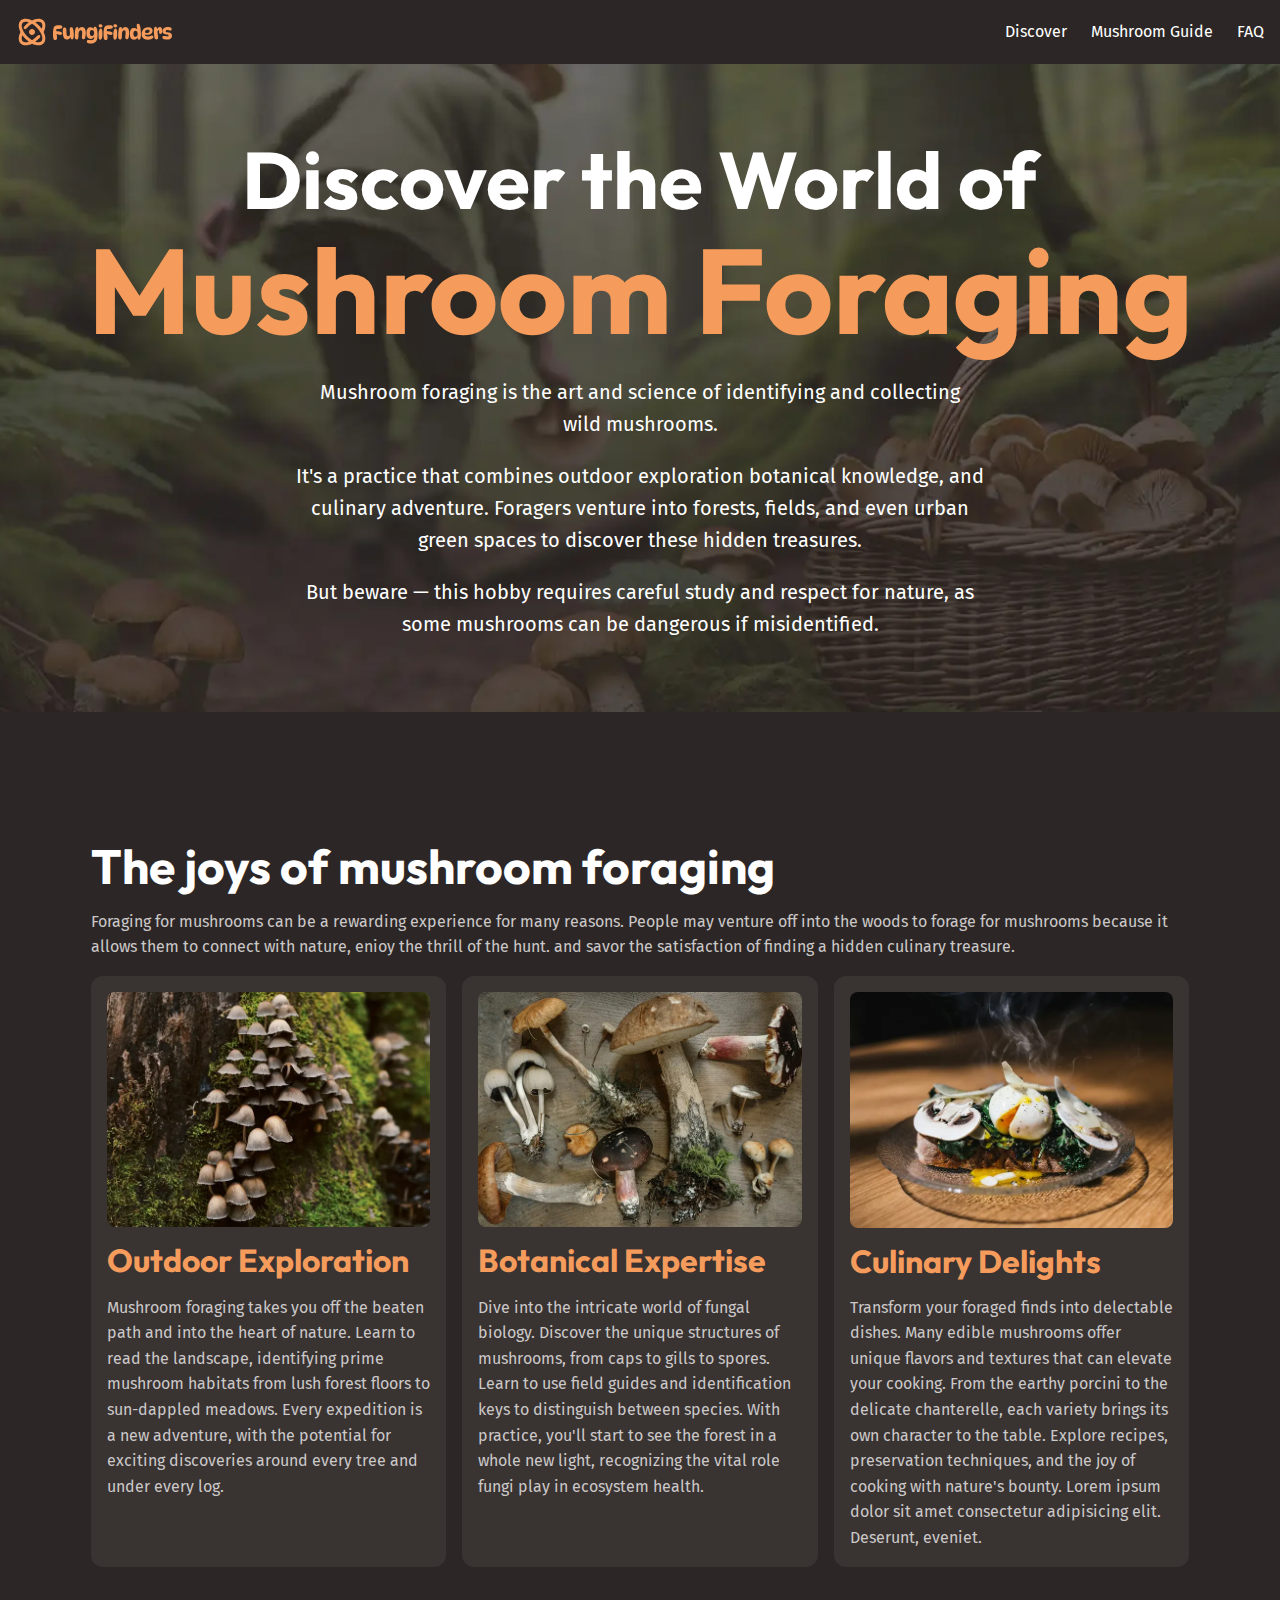
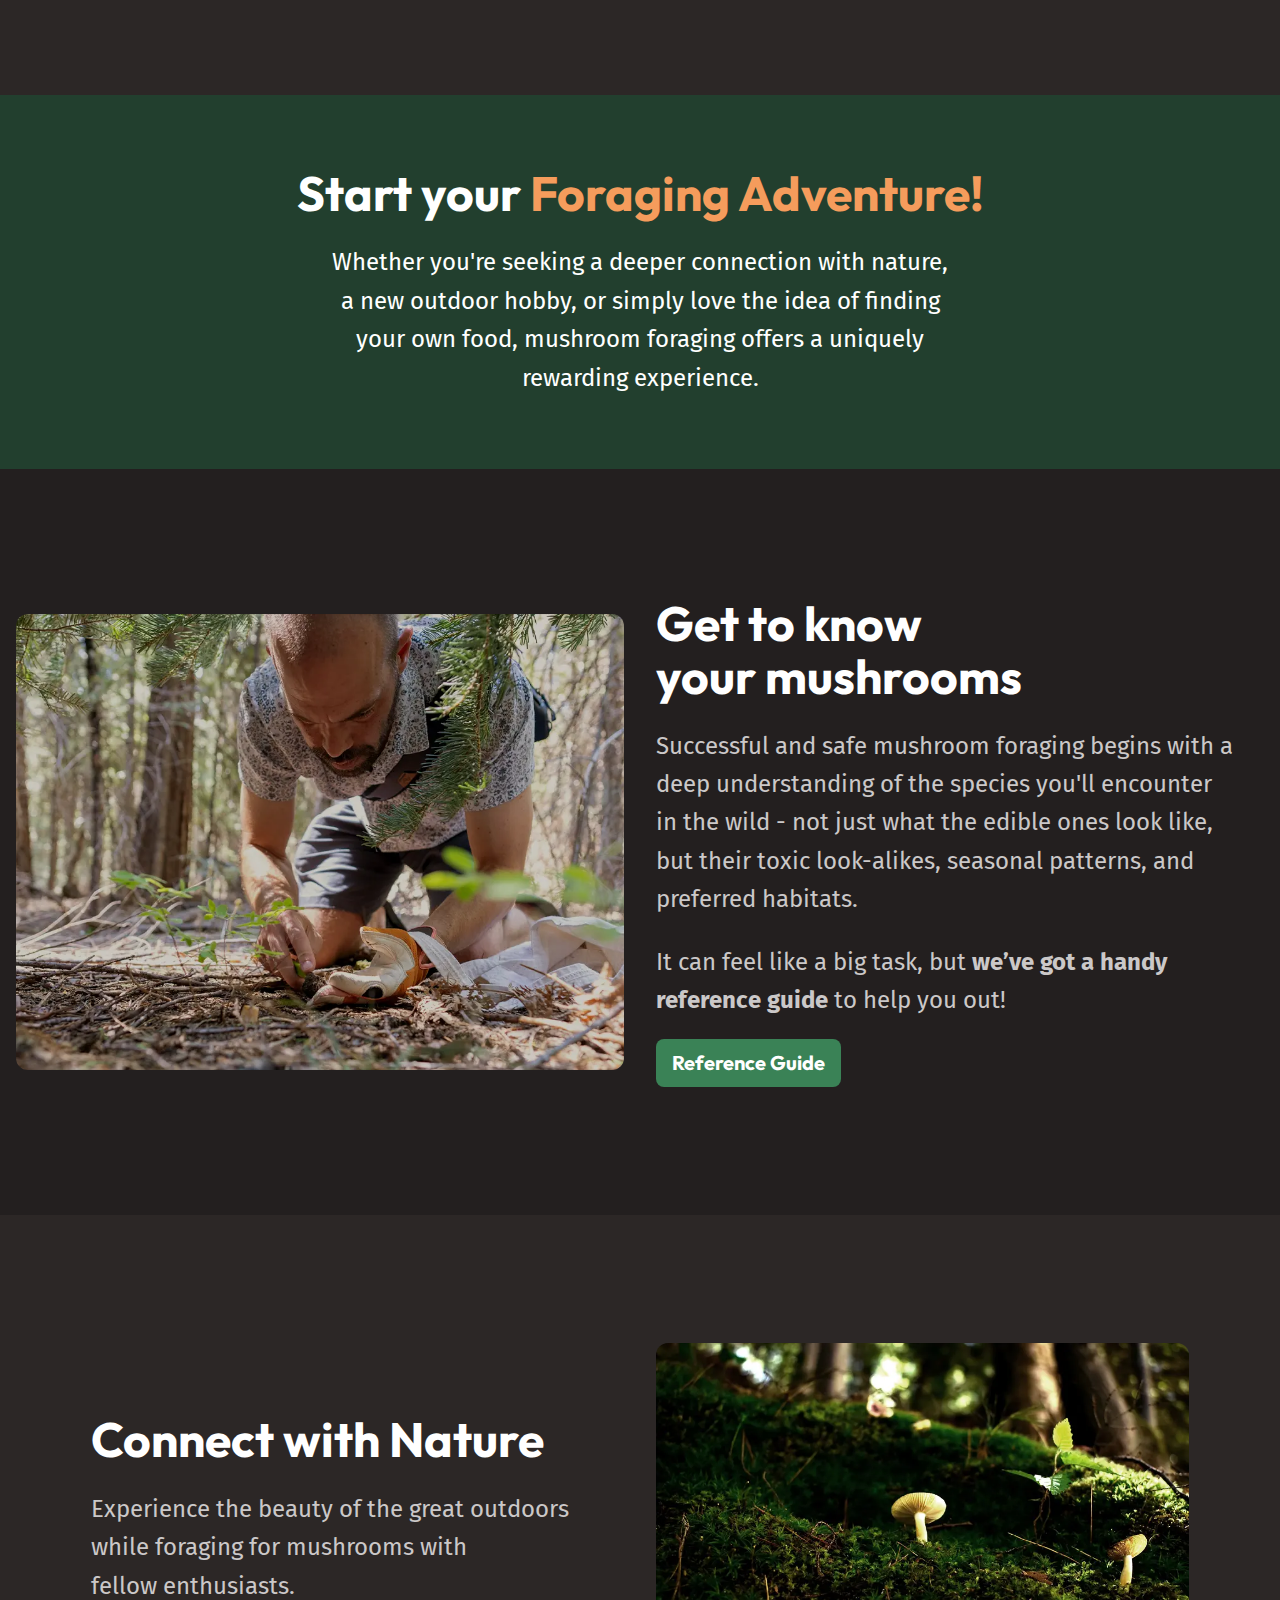
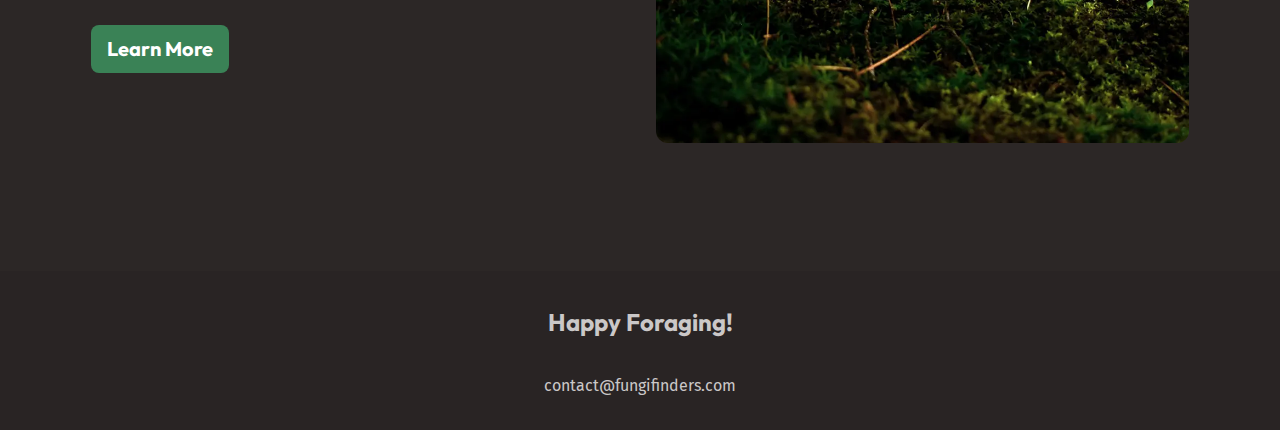
<file: index.html>
<!DOCTYPE html>
<html lang="en">
  <head>
    <meta charset="UTF-8" />
    <meta name="viewport" content="width=device-width, initial-scale=1.0" />
    <title>FEM From Scratch</title>

    <link rel="preconnect" href="https://fonts.googleapis.com" />
    <link rel="preconnect" href="https://fonts.gstatic.com" crossorigin />
    <link
      href="https://fonts.googleapis.com/css2?family=Fira+Sans:wght@400;700&family=Outfit:wght@100..900&display=swap"
      rel="stylesheet" />

    <link rel="stylesheet" href="/style.css" />
    <script src="/main.js" defer></script>
  </head>

  <body>
    <a href="#main" class="skip-to-main">Skip to main content</a>

    <header class="site-header">
      <div class="wrapper" data-width="wide">
        <div class="site-header__inner">
          <a href="/">
            <img class="logo" src="/assets/fungi-finders.svg" alt="" />
          </a>
          <button aria-controls="primary-nav" aria-expanded="false">
            <span class="visually-hidden">Menu</span>
            <img src="/assets/hamburger.svg" alt="" />
          </button>
          <nav id="primary-nav" class="primary-navigation">
            <ul role="list">
              <li><a href="/">Discover</a></li>
              <li><a href="/mushroom-guide.html">Mushroom Guide</a></li>
              <li><a href="/mushroom-guide.html#faq">FAQ</a></li>
            </ul>
          </nav>
        </div>
      </div>
    </header>

    <main id="main">
      <section class="section hero flow" data-padding="compact">
        <div class="wrapper" data-width="wide">
          <h1 class="hero__title">
            Discover the World of
            <span>Mushroom Foraging</span>
          </h1>
        </div>
        <div class="wrapper" data-width="narrow">
          <div class="flow">
            <p>
              Mushroom foraging is the art and science of identifying and
              collecting wild mushrooms.
            </p>
            <p>
              It's a practice that combines outdoor exploration botanical
              knowledge, and culinary adventure. Foragers venture into forests,
              fields, and even urban green spaces to discover these hidden
              treasures.
            </p>
            <p>
              But beware &mdash; this hobby requires careful study and respect
              for nature, as some mushrooms can be dangerous if misidentified.
            </p>
          </div>
        </div>
      </section>

      <section class="section">
        <div class="wrapper">
          <div class="flow">
            <h2 class="section-title">The joys of mushroom foraging</h2>
            <p>
              Foraging for mushrooms can be a rewarding experience for many
              reasons. People may venture off into the woods to forage for
              mushrooms because it allows them to connect with nature, enioy the
              thrill of the hunt. and savor the satisfaction of finding a hidden
              culinary treasure.
            </p>
            <!-- Three columns -->
            <div class="equal-columns">
              <div class="card">
                <img
                  src="/assets/outdoor-exploration.webp"
                  alt="Tightly grouped brown mushrooms growing up the side of a mossy tree trunk" />
                <h3 class="card__title">Outdoor Exploration</h3>
                <p>
                  Mushroom foraging takes you off the beaten path and into the
                  heart of nature. Learn to read the landscape, identifying
                  prime mushroom habitats from lush forest floors to sun-dappled
                  meadows. Every expedition is a new adventure, with the
                  potential for exciting discoveries around every tree and under
                  every log.
                </p>
              </div>
              <div class="card">
                <img
                  src="/assets/botanical-expertise.webp"
                  alt="Various harvested wild mushrooms on a table" />
                <h3 class="card__title">Botanical Expertise</h3>
                <p>
                  Dive into the intricate world of fungal biology. Discover the
                  unique structures of mushrooms, from caps to gills to spores.
                  Learn to use field guides and identification keys to
                  distinguish between species. With practice, you'll start to
                  see the forest in a whole new light, recognizing the vital
                  role fungi play in ecosystem health.
                </p>
              </div>
              <div class="card">
                <img
                  src="/assets/culinary-delight.webp"
                  alt="A freshly cooked plate of food, still steaming, with several mushroom slices on it" />
                <h3 class="card__title">Culinary Delights</h3>
                <p>
                  Transform your foraged finds into delectable dishes. Many
                  edible mushrooms offer unique flavors and textures that can
                  elevate your cooking. From the earthy porcini to the delicate
                  chanterelle, each variety brings its own character to the
                  table. Explore recipes, preservation techniques, and the joy
                  of cooking with nature's bounty. Lorem ipsum dolor sit amet
                  consectetur adipisicing elit. Deserunt, eveniet.
                </p>
              </div>
            </div>
          </div>
        </div>
      </section>

      <section class="section background-accent" data-padding="compact">
        <div class="wrapper" data-width="narrow">
          <div class="flow text-center font-size-lg text-high-contrast">
            <h2 class="section-title">
              Start your <span class="text-brand">Foraging Adventure!</span>
            </h2>
            <p>
              Whether you're seeking a deeper connection with nature, a new
              outdoor hobby, or simply love the idea of finding your own food,
              mushroom foraging offers a uniquely rewarding experience.
            </p>
          </div>
        </div>
      </section>

      <section class="section background-extra-dark">
        <div class="wrapper" data-width="wide">
          <!-- Two columns -->
          <div
            class="equal-columns"
            data-gap="large"
            data-vertical-alignment="center">
            <div>
              <img
                src="/assets/get-to-know.webp"
                alt="A man on his hands and knees carefully digging a mushroom out of the forest floor" />
            </div>
            <div class="flow font-size-lg">
              <h2 class="section-title">Get to know your mushrooms</h2>
              <p>
                Successful and safe mushroom foraging begins with a deep
                understanding of the species you'll encounter in the wild - not
                just what the edible ones look like, but their toxic
                look-alikes, seasonal patterns, and preferred habitats.
              </p>
              <p>
                It can feel like a big task, but
                <strong>we’ve got a handy reference guide</strong> to help you
                out!
              </p>
              <a href="/mushroom-guide.html" class="button">
                <span class="visually-hidden">
                  Get to know your mushrooms by using our handy
                </span>
                Reference Guide
              </a>
            </div>
          </div>
        </div>
      </section>

      <section class="section">
        <div class="wrapper">
          <!-- Two columns -->
          <div
            class="equal-columns"
            data-gap="large"
            data-vertical-alignment="center">
            <div class="flow font-size-lg">
              <h2 class="section-title">Connect with Nature</h2>
              <p>
                Experience the beauty of the great outdoors while foraging for
                mushrooms with fellow enthusiasts.
              </p>
              <a href="/mushroom-guide.html" class="button"
                >Learn More
                <span class="visually-hidden">
                  about the different types of mushrooms with our helpful
                  reference guide
                </span>
              </a>
            </div>
            <div>
              <img
                src="/assets/nature.webp"
                alt="A few small yellowish mushrooms growing on a mossy forest floor" />
            </div>
          </div>
        </div>
      </section>
    </main>

    <footer class="site-footer">
      <p class="site-footer__title">Happy Foraging!</p>
      <a href="mailto:contact@fungifinders.com">contact@fungifinders.com</a>
    </footer>
  </body>
</html>
</file>
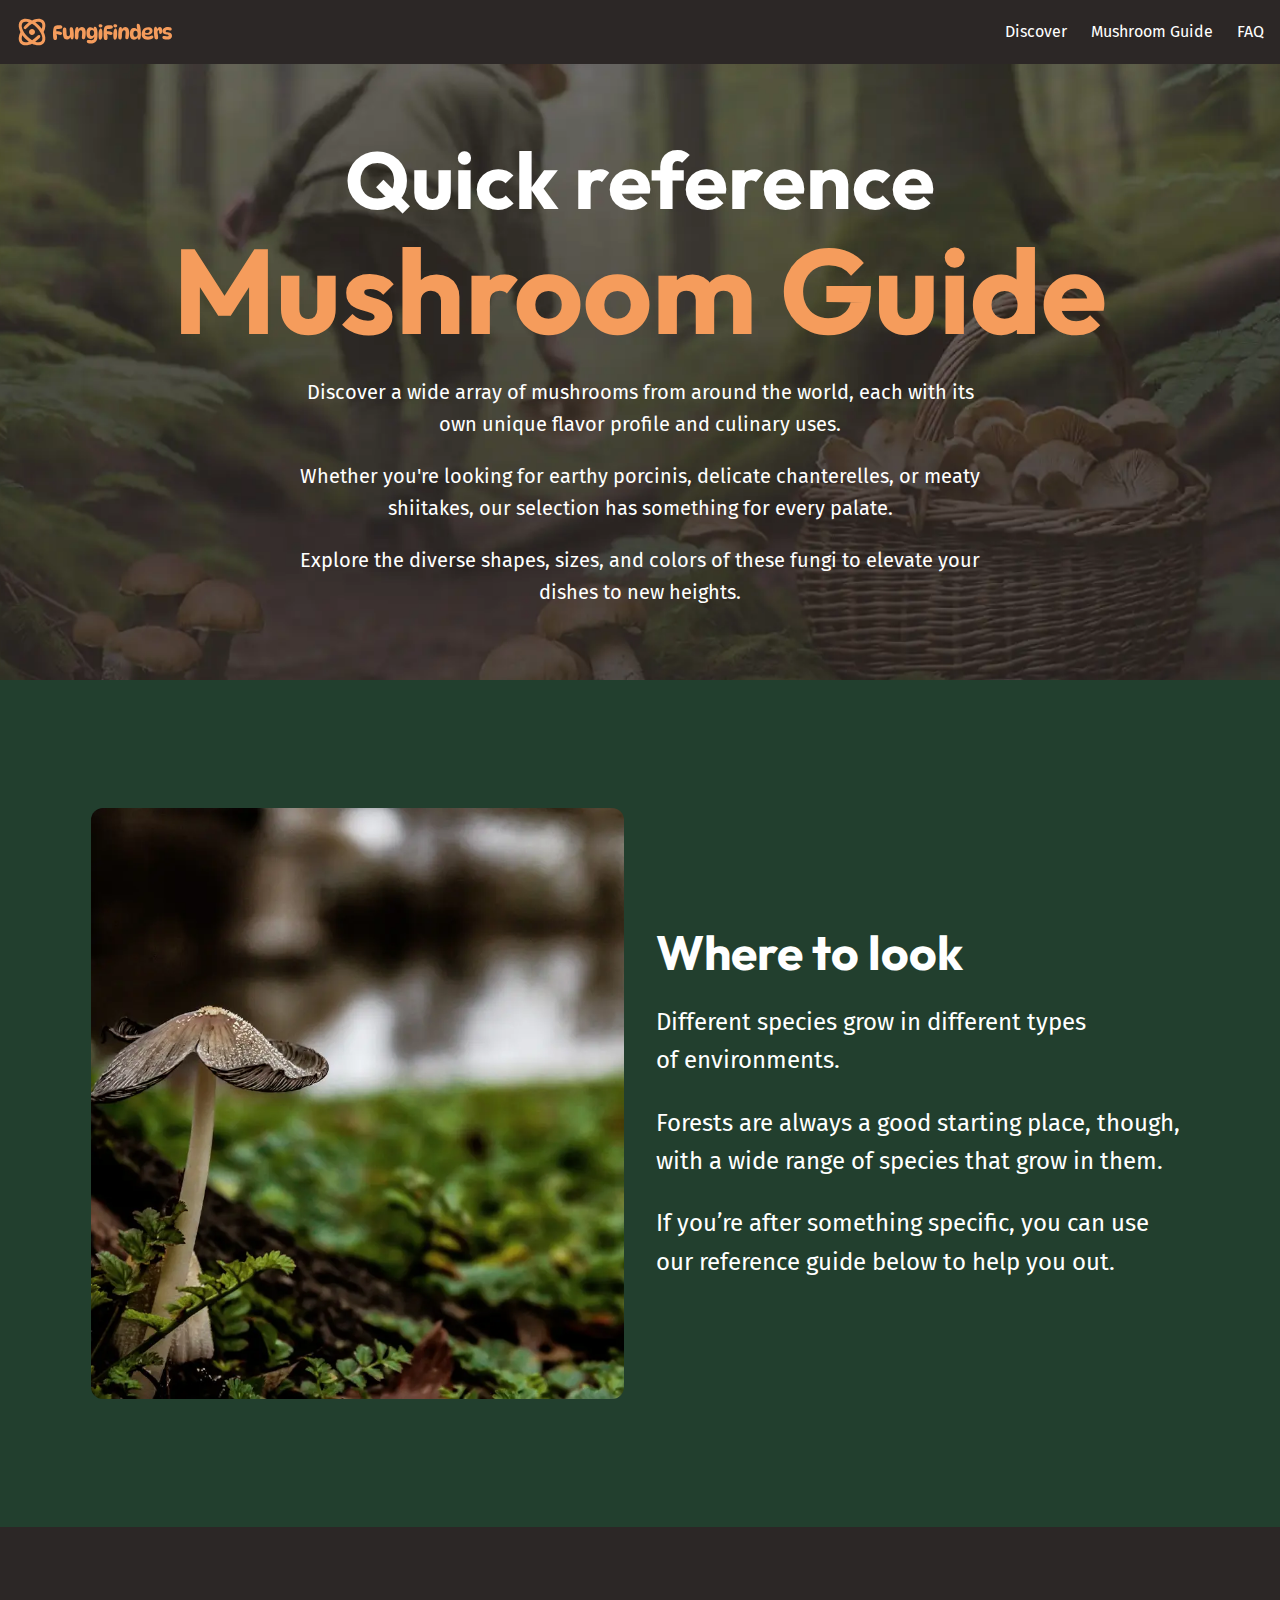
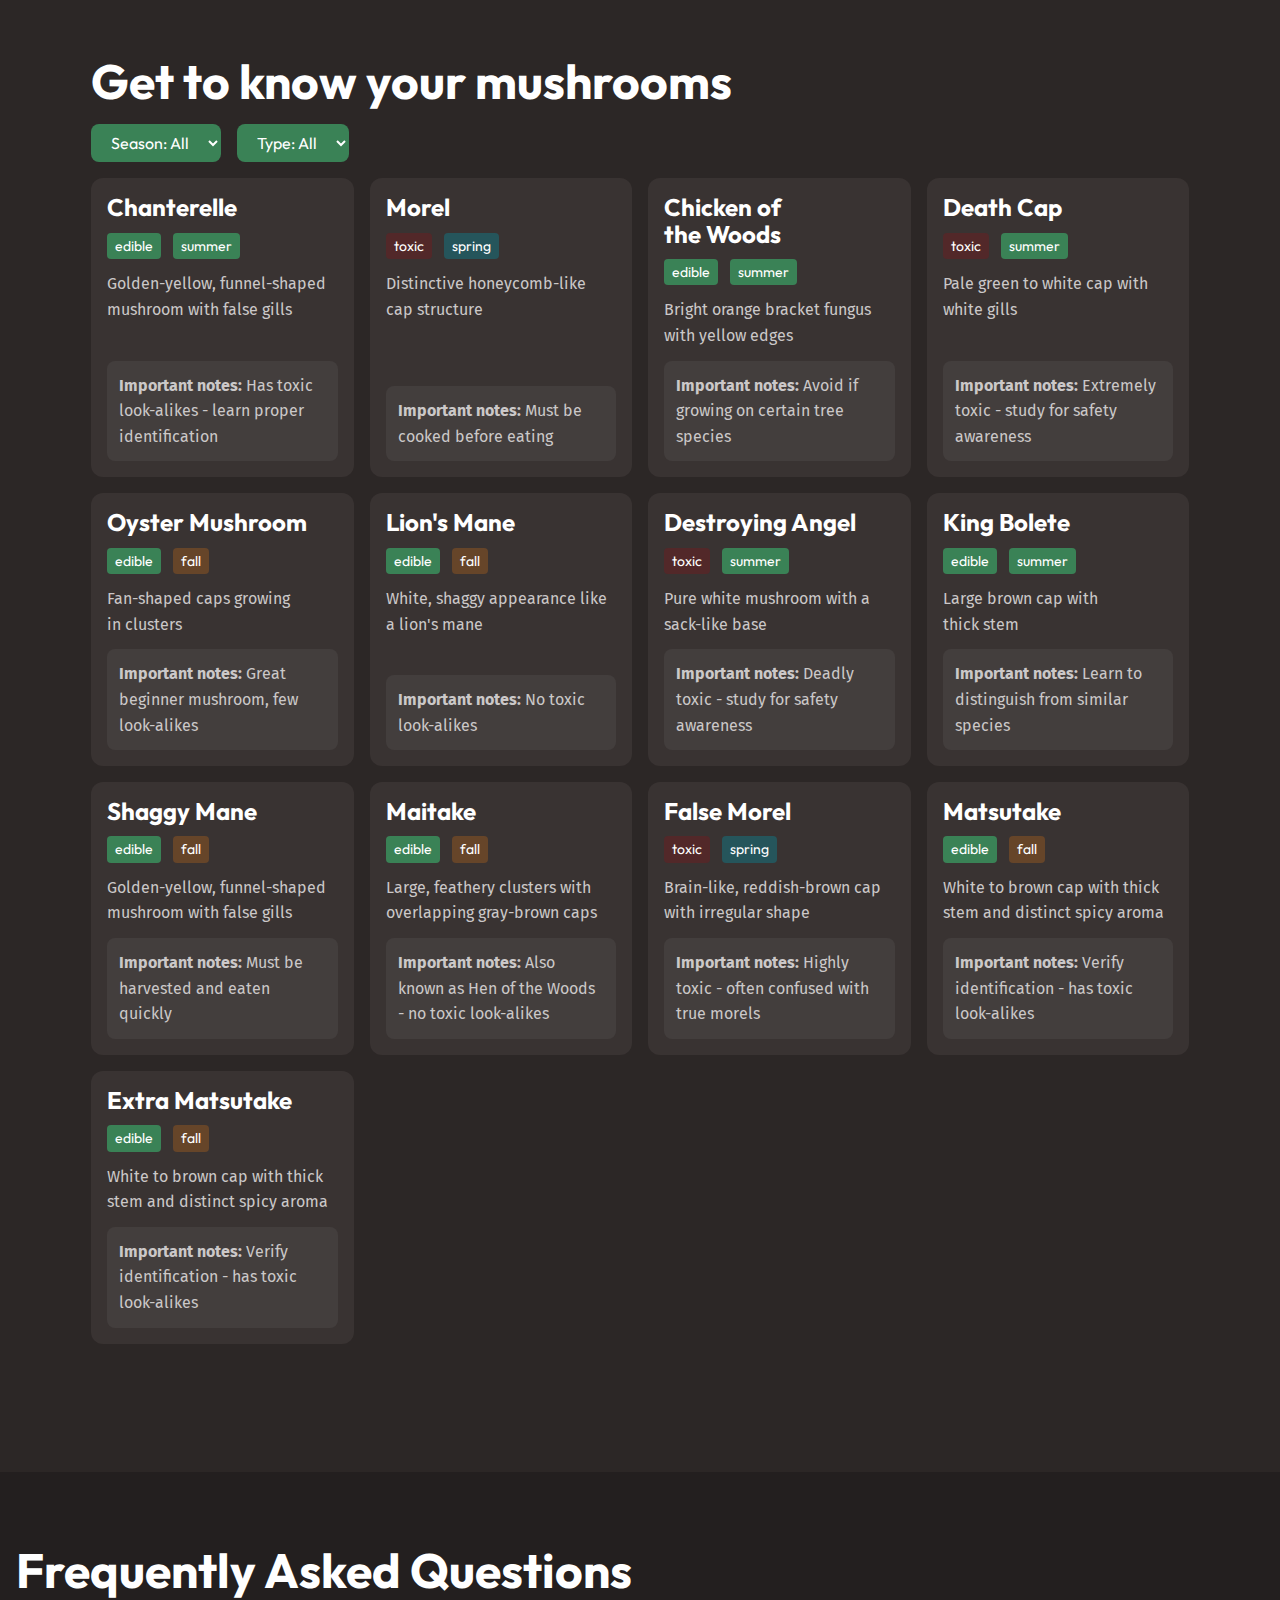
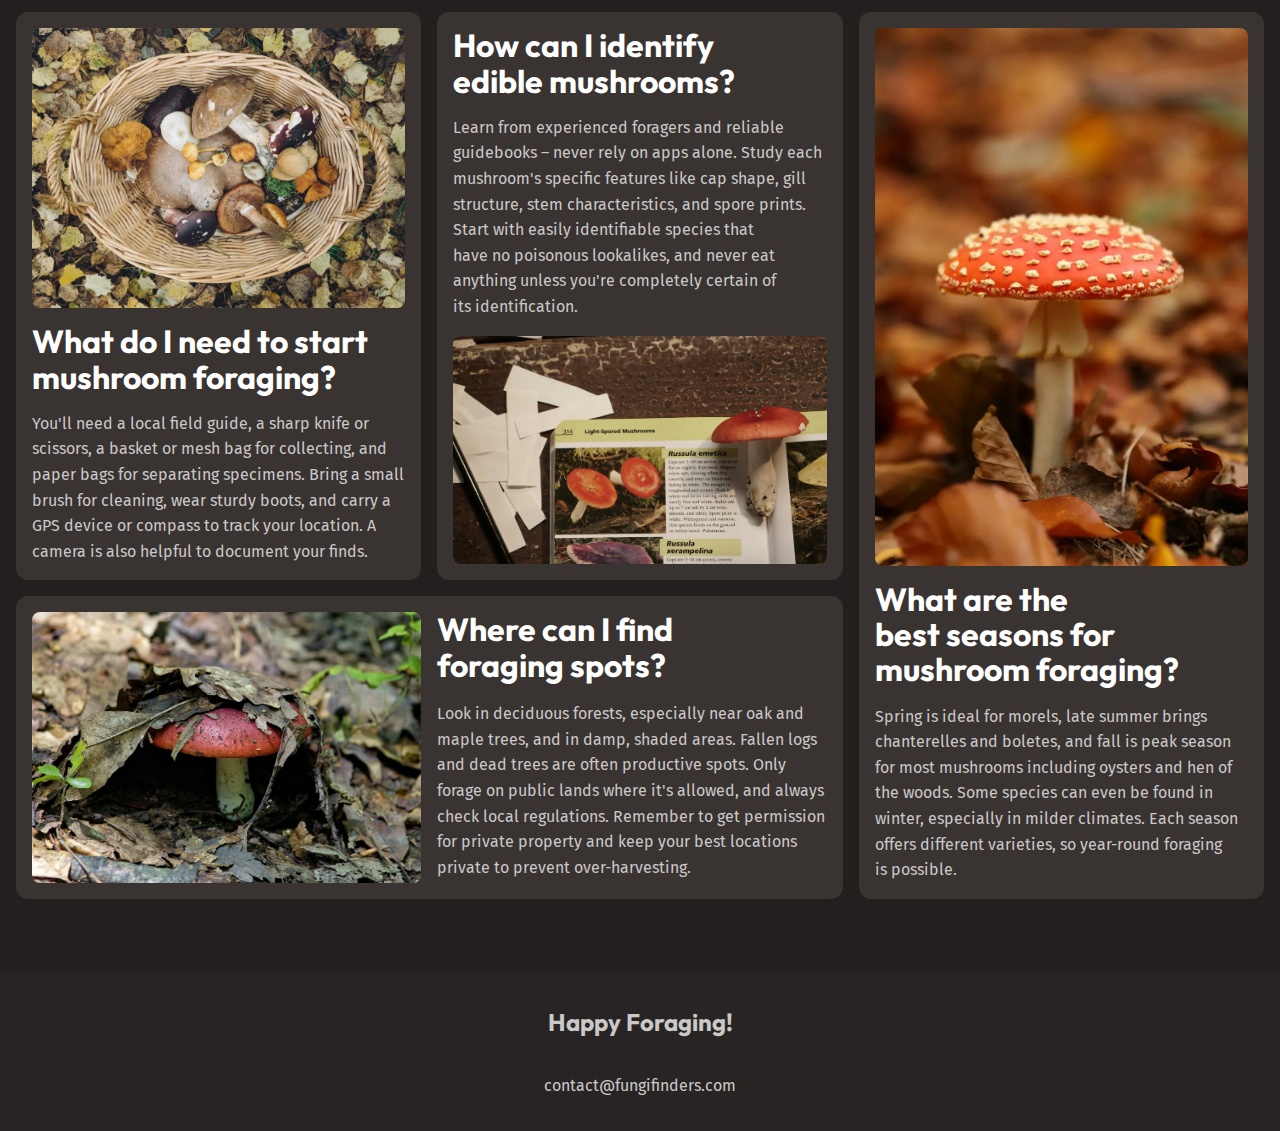
<file: mushroom-guide.html>
<!DOCTYPE html>
<html lang="en">
  <head>
    <meta charset="UTF-8" />
    <meta name="viewport" content="width=device-width, initial-scale=1.0" />
    <title>FEM From Scratch</title>

    <link rel="preconnect" href="https://fonts.googleapis.com" />
    <link rel="preconnect" href="https://fonts.gstatic.com" crossorigin />
    <link
      href="https://fonts.googleapis.com/css2?family=Fira+Sans:wght@400;700&family=Outfit:wght@100..900&display=swap"
      rel="stylesheet" />

    <link rel="stylesheet" href="/style.css" />
    <script src="/main.js" defer></script>
    <script src="/mushroom-filter.js" defer></script>
  </head>

  <body>
    <a href="#main" class="skip-to-main">Skip to main content</a>

    <header class="site-header">
      <div class="wrapper" data-width="wide">
        <div class="site-header__inner">
          <a href="/">
            <img class="logo" src="/assets/fungi-finders.svg" alt="" />
          </a>
          <button aria-controls="primary-nav" aria-expanded="false">
            <span class="visually-hidden">Menu</span>
            <img src="/assets/hamburger.svg" alt="" />
          </button>
          <nav id="primary-nav" class="primary-navigation">
            <ul role="list">
              <li><a href="/">Discover</a></li>
              <li><a href="/mushroom-guide.html">Mushroom Guide</a></li>
              <li><a href="/mushroom-guide.html#faq">FAQ</a></li>
            </ul>
          </nav>
        </div>
      </div>
    </header>

    <main id="main">
      <section class="section hero flow" data-padding="compact">
        <div class="wrapper" data-width="wide">
          <h1 class="hero__title">
            Quick reference
            <span>Mushroom Guide</span>
          </h1>
        </div>
        <div class="wrapper" data-width="narrow">
          <div class="flow">
            <p>
              Discover a wide array of mushrooms from around the world, each
              with its own unique flavor profile and culinary uses.
            </p>
            <p>
              Whether you're looking for earthy porcinis, delicate chanterelles,
              or meaty shiitakes, our selection has something for every palate.
            </p>
            <p>
              Explore the diverse shapes, sizes, and colors of these fungi to
              elevate your dishes to new heights.
            </p>
          </div>
        </div>
      </section>

      <!-- Where to look -->
      <section class="section background-accent">
        <div class="wrapper">
          <!-- Two columns -->
          <div
            class="equal-columns"
            data-gap="large"
            data-vertical-alignment="center">
            <div>
              <img
                src="/assets/where-to-look.webp"
                alt="A white mushroom with a large cap growing on a lush green forest floor" />
            </div>
            <div class="flow font-size-lg text-high-contrast">
              <h2 class="section-title">Where to look</h2>
              <p>Different species grow in different types of environments.</p>
              <p>
                Forests are always a good starting place, though, with a wide
                range of species that grow in them.
              </p>
              <p>
                If you’re after something specific, you can use our reference
                guide below to help you out.
              </p>
            </div>
          </div>
        </div>
      </section>

      <!-- Get to know your mushrooms -->
      <section class="section mushroom-guide">
        <div class="wrapper">
          <div class="flow">
            <h2 class="section-title">Get to know your mushrooms</h2>
            <div class="flex-group">
              <select name="season" id="season" hidden>
                <option value="all">Season: All</option>
                <option value="spring">Spring</option>
                <option value="summer">Summer</option>
                <option value="fall">Fall</option>
              </select>
              <select name="edible" id="edible" hidden>
                <option value="all">Type: All</option>
                <option value="edible">Edible</option>
                <option value="toxic">Toxic</option>
              </select>
            </div>

            <!-- Grid of mushrooms -->
            <div class="grid-auto-fill">
              <!-- 12 cards here -->
              <div class="card">
                <h3 class="card__title">Chanterelle</h3>
                <ul
                  class="tag-list"
                  role="list"
                  aria-label="Mushroom Characteristics">
                  <li data-edible="edible">
                    <span class="visually-hidden">This mushroom is</span>
                    edible
                  </li>
                  <li data-season="summer">
                    <span class="visually-hidden">
                      Best season to harvest this mushroom is
                    </span>
                    summer
                  </li>
                </ul>
                <p>Golden-yellow, funnel-shaped mushroom with false gills</p>
                <div class="card__note">
                  <strong>Important notes: </strong>
                  Has toxic look-alikes - learn proper identification
                </div>
              </div>

              <div class="card">
                <h3 class="card__title">Morel</h3>
                <ul
                  class="tag-list"
                  role="list"
                  aria-label="Mushroom Characteristics">
                  <li data-edible="toxic">
                    <span class="visually-hidden">This mushroom is</span>
                    toxic
                  </li>
                  <li data-season="spring">
                    <span class="visually-hidden">
                      Best season to harvest this mushroom is
                    </span>
                    spring
                  </li>
                </ul>
                <p>Distinctive honeycomb-like cap structure</p>
                <div class="card__note">
                  <strong>Important notes: </strong>
                  Must be cooked before eating
                </div>
              </div>

              <div class="card">
                <h3 class="card__title">Chicken of the Woods</h3>
                <ul
                  class="tag-list"
                  role="list"
                  aria-label="Mushroom Characteristics">
                  <li data-edible="edible">
                    <span class="visually-hidden">This mushroom is</span>
                    edible
                  </li>
                  <li data-season="summer">
                    <span class="visually-hidden">
                      Best season to harvest this mushroom is
                    </span>
                    summer
                  </li>
                </ul>
                <p>Bright orange bracket fungus with yellow edges</p>
                <div class="card__note">
                  <strong>Important notes: </strong>
                  Avoid if growing on certain tree species
                </div>
              </div>

              <div class="card">
                <h3 class="card__title">Death Cap</h3>
                <ul
                  class="tag-list"
                  role="list"
                  aria-label="Mushroom Characteristics">
                  <li data-edible="toxic">
                    <span class="visually-hidden">This mushroom is</span>
                    toxic
                  </li>
                  <li data-season="summer">
                    <span class="visually-hidden">
                      Best season to harvest this mushroom is
                    </span>
                    summer
                  </li>
                </ul>
                <p>Pale green to white cap with white gills</p>
                <div class="card__note">
                  <strong>Important notes: </strong>
                  Extremely toxic - study for safety awareness
                </div>
              </div>

              <div class="card">
                <h3 class="card__title">Oyster Mushroom</h3>
                <ul
                  class="tag-list"
                  role="list"
                  aria-label="Mushroom Characteristics">
                  <li data-edible="edible">
                    <span class="visually-hidden">This mushroom is</span>
                    edible
                  </li>
                  <li data-season="fall">
                    <span class="visually-hidden">
                      Best season to harvest this mushroom is
                    </span>
                    fall
                  </li>
                </ul>
                <p>Fan-shaped caps growing in clusters</p>
                <div class="card__note">
                  <strong>Important notes: </strong>
                  Great beginner mushroom, few look-alikes
                </div>
              </div>

              <div class="card">
                <h3 class="card__title">Lion's Mane</h3>
                <ul
                  class="tag-list"
                  role="list"
                  aria-label="Mushroom Characteristics">
                  <li data-edible="edible">
                    <span class="visually-hidden">This mushroom is</span>
                    edible
                  </li>
                  <li data-season="fall">
                    <span class="visually-hidden">
                      Best season to harvest this mushroom is
                    </span>
                    fall
                  </li>
                </ul>
                <p>White, shaggy appearance like a lion's mane</p>
                <div class="card__note">
                  <strong>Important notes: </strong>
                  No toxic look-alikes
                </div>
              </div>

              <div class="card">
                <h3 class="card__title">Destroying Angel</h3>
                <ul
                  class="tag-list"
                  role="list"
                  aria-label="Mushroom Characteristics">
                  <li data-edible="toxic">
                    <span class="visually-hidden">This mushroom is</span>
                    toxic
                  </li>
                  <li data-season="summer">
                    <span class="visually-hidden">
                      Best season to harvest this mushroom is
                    </span>
                    summer
                  </li>
                </ul>
                <p>Pure white mushroom with a sack-like base</p>
                <div class="card__note">
                  <strong>Important notes: </strong>
                  Deadly toxic - study for safety awareness
                </div>
              </div>

              <div class="card">
                <h3 class="card__title">King Bolete</h3>
                <ul
                  class="tag-list"
                  role="list"
                  aria-label="Mushroom Characteristics">
                  <li data-edible="edible">
                    <span class="visually-hidden">This mushroom is</span>
                    edible
                  </li>
                  <li data-season="summer">
                    <span class="visually-hidden">
                      Best season to harvest this mushroom is
                    </span>
                    summer
                  </li>
                </ul>
                <p>Large brown cap with thick stem</p>
                <div class="card__note">
                  <strong>Important notes: </strong>
                  Learn to distinguish from similar species
                </div>
              </div>

              <div class="card">
                <h3 class="card__title">Shaggy Mane</h3>
                <ul
                  class="tag-list"
                  role="list"
                  aria-label="Mushroom Characteristics">
                  <li data-edible="edible">
                    <span class="visually-hidden">This mushroom is</span>
                    edible
                  </li>
                  <li data-season="fall">
                    <span class="visually-hidden">
                      Best season to harvest this mushroom is
                    </span>
                    fall
                  </li>
                </ul>
                <p>Golden-yellow, funnel-shaped mushroom with false gills</p>
                <div class="card__note">
                  <strong>Important notes: </strong>
                  Must be harvested and eaten quickly
                </div>
              </div>

              <div class="card">
                <h3 class="card__title">Maitake</h3>
                <ul
                  class="tag-list"
                  role="list"
                  aria-label="Mushroom Characteristics">
                  <li data-edible="edible">
                    <span class="visually-hidden">This mushroom is</span>
                    edible
                  </li>
                  <li data-season="fall">
                    <span class="visually-hidden">
                      Best season to harvest this mushroom is
                    </span>
                    fall
                  </li>
                </ul>
                <p>Large, feathery clusters with overlapping gray-brown caps</p>
                <div class="card__note">
                  <strong>Important notes: </strong>
                  Also known as Hen of the Woods - no toxic look-alikes
                </div>
              </div>

              <div class="card">
                <h3 class="card__title">False Morel</h3>
                <ul
                  class="tag-list"
                  role="list"
                  aria-label="Mushroom Characteristics">
                  <li data-edible="toxic">
                    <span class="visually-hidden">This mushroom is</span>
                    toxic
                  </li>
                  <li data-season="spring">
                    <span class="visually-hidden">
                      Best season to harvest this mushroom is
                    </span>
                    spring
                  </li>
                </ul>
                <p>Brain-like, reddish-brown cap with irregular shape</p>
                <div class="card__note">
                  <strong>Important notes: </strong>
                  Highly toxic - often confused with true morels
                </div>
              </div>

              <div class="card">
                <h3 class="card__title">Matsutake</h3>
                <ul
                  class="tag-list"
                  role="list"
                  aria-label="Mushroom Characteristics">
                  <li data-edible="edible">
                    <span class="visually-hidden">This mushroom is</span>
                    edible
                  </li>
                  <li data-season="fall">
                    <span class="visually-hidden">
                      Best season to harvest this mushroom is
                    </span>
                    fall
                  </li>
                </ul>
                <p>
                  White to brown cap with thick stem and distinct spicy aroma
                </p>
                <div class="card__note">
                  <strong>Important notes: </strong>
                  Verify identification - has toxic look-alikes
                </div>
              </div>

              <div class="card">
                <h3 class="card__title">Extra Matsutake</h3>
                <ul
                  class="tag-list"
                  role="list"
                  aria-label="Mushroom Characteristics">
                  <li data-edible="edible">
                    <span class="visually-hidden">This mushroom is</span>
                    edible
                  </li>
                  <li data-season="fall">
                    <span class="visually-hidden">
                      Best season to harvest this mushroom is
                    </span>
                    fall
                  </li>
                </ul>
                <p>
                  White to brown cap with thick stem and distinct spicy aroma
                </p>
                <div class="card__note">
                  <strong>Important notes: </strong>
                  Verify identification - has toxic look-alikes
                </div>
              </div>

              <div class="no-results-message" hidden>
                No matches for these filters
              </div>
            </div>
          </div>
        </div>
      </section>

      <!-- FAQ BENTO GRID-->
      <section
        id="faq"
        class="section background-extra-dark"
        data-padding="compact">
        <div class="wrapper" data-width="wide">
          <div class="flow">
            <h2 class="section-title">Frequently Asked Questions</h2>
            <div class="faq-bento-grid">
              <div class="card">
                <img
                  src="/assets/start-foraging.webp"
                  alt="A basket full of a variety of wild mushrooms" />
                <h3 class="card__title">
                  What do I need to start mushroom foraging?
                </h3>
                <p>
                  You'll need a local field guide, a sharp knife or scissors, a
                  basket or mesh bag for collecting, and paper bags for
                  separating specimens. Bring a small brush for cleaning, wear
                  sturdy boots, and carry a GPS device or compass to track your
                  location. A camera is also helpful to document your finds.
                </p>
              </div>

              <div class="card">
                <img
                  src="/assets/identify-mushrooms.webp"
                  alt="A wild mushroom on top of a page in a mushroom identification book, giving detailed information about that mushroom" />
                <h3 class="card__title">
                  How can I identify edible mushrooms?
                </h3>
                <p>
                  Learn from experienced foragers and reliable guidebooks –
                  never rely on apps alone. Study each mushroom's specific
                  features like cap shape, gill structure, stem characteristics,
                  and spore prints. Start with easily identifiable species that
                  have no poisonous lookalikes, and never eat anything unless
                  you're completely certain of its identification.
                </p>
              </div>

              <div class="card">
                <img
                  src="/assets/where-to-find.webp"
                  alt="A mushroom under a pile of leaves, with only one side of it visible" />
                <h3 class="card__title">Where can I find foraging spots?</h3>
                <p>
                  Look in deciduous forests, especially near oak and maple
                  trees, and in damp, shaded areas. Fallen logs and dead trees
                  are often productive spots. Only forage on public lands where
                  it's allowed, and always check local regulations. Remember to
                  get permission for private property and keep your best
                  locations private to prevent over-harvesting.
                </p>
              </div>

              <div class="card">
                <img
                  src="/assets/best-seasons.webp"
                  alt="A white stemmed mushroom, with a bright orange cap with white spots" />
                <h3 class="card__title">
                  What are the best seasons for mushroom foraging?
                </h3>
                <p>
                  Spring is ideal for morels, late summer brings chanterelles
                  and boletes, and fall is peak season for most mushrooms
                  including oysters and hen of the woods. Some species can even
                  be found in winter, especially in milder climates. Each season
                  offers different varieties, so year-round foraging is
                  possible.
                </p>
              </div>
            </div>
          </div>
        </div>
      </section>
    </main>

    <footer class="site-footer">
      <p class="site-footer__title">Happy Foraging!</p>
      <a href="mailto:contact@fungifinders.com">contact@fungifinders.com</a>
    </footer>
  </body>
</html>
</file>
<file: style.css>
/* @layer reset, base; */

@layer reset {
  *,
  *::before,
  *::after {
    box-sizing: border-box;
  }

  /* https://kilianvalkhof.com/2022/css-html/your-css-reset-needs-text-size-adjust-probably/ */
  html {
    -moz-text-size-adjust: none;
    -webkit-text-size-adjust: none;
    text-size-adjust: none;
  }

  body,
  h1,
  h2,
  h3,
  h4,
  p,
  figure,
  blockquote,
  dl,
  dd {
    margin: 0;
  }

  /* https://www.scottohara.me/blog/2019/01/12/lists-and-safari.html */
  [role="list"] {
    list-style: none;
    margin: 0;
    padding: 0;
  }

  body {
    min-block-size: 100vh;
    line-height: 1.6;
  }

  h1,
  h2,
  h3,
  button,
  input,
  label {
    line-height: 1.1;
  }

  h1,
  h2,
  h3,
  h4 {
    text-wrap: balance;
  }

  p,
  li {
    text-wrap: pretty;
  }

  img,
  picture {
    max-inline-size: 100%;
    display: block;
  }

  input,
  button,
  textarea,
  select {
    font: inherit;
  }
}

@layer base {
  :root {
    /* PRIMITIVES */
    --clr-white: hsl(0, 0%, 100%);
    --clr-gray-100: hsl(0, 2%, 79%);
    --clr-brand-400: hsl(25, 88%, 75%);
    --clr-brand-500: hsl(25, 88%, 66%);

    --clr-green-400: hsl(143, 19%, 49%);
    --clr-green-500: hsl(143, 38%, 37%);
    --clr-green-600: hsl(145, 29%, 19%);

    /* Light mode colors from KP notes */
    /* --clr-brown-100: hsl(10, 5%, 92%);
    --clr-brown-200: hsl(9, 7%, 85%);
    --clr-brown-300: hsl(9, 8%, 78%);
    --clr-brown-400: hsl(0, 6%, 72%); */

    /* Light mode colors from KP video */
    --clr-brown-100: hsl(10, 5%, 90%);
    --clr-brown-200: hsl(9, 7%, 85%);
    --clr-brown-300: hsl(9, 8%, 75%);
    --clr-brown-400: hsl(0, 6%, 60%);

    --clr-brown-500: hsl(10, 5%, 25%);
    --clr-brown-600: hsl(9, 7%, 21%);
    --clr-brown-700: hsl(9, 8%, 16%);
    --clr-brown-800: hsl(0, 6%, 15%);
    --clr-brown-900: hsl(0, 6%, 13%);

    --clr-orange-500: hsl(28, 43%, 28%);
    --clr-red-500: hsl(359, 34%, 24%);
    --clr-teal-500: hsl(186, 42%, 25%);

    --ff-body: "Fira Sans", sans-serif;
    --ff-heading: "Outfit", sans-serif;

    --fs-300: 0.875rem;
    --fs-400: 1rem;
    --fs-500: 1.125rem;
    --fs-600: 1.25rem;
    --fs-700: 1.5rem;
    --fs-800: 2rem;
    --fs-900: 3.75rem;
    --fs-1000: 3.75rem;

    /* Note media query is using CSS Nesting inside :root */
    /* @media (min-width: 760px) */
    @media (width > 760px) {
      --fs-300: 0.875rem;
      --fs-400: 1rem;
      --fs-500: 1.25rem;
      --fs-600: 1.5rem;
      --fs-700: 2rem;
      --fs-800: 3rem;
      --fs-900: 5rem;
      --fs-1000: 7.5rem;
    }
  }

  /* Start a new :root to keep proper syntax highlighting in VS Code*/
  :root {
    /* SEMANTIC */
    --text-main: var(--clr-gray-100);
    --text-high-contrast: var(--clr-white);
    --text-brand: var(--clr-brand-500);
    --text-brand-light: var(--clr-brand-400);

    --background-accent-light: var(--clr-green-400);
    --background-accent-main: var(--clr-green-500);
    --background-accent-dark: var(--clr-green-600);

    --background-extra-light: var(--clr-brown-500);
    --background-light: var(--clr-brown-600);
    --background-main: var(--clr-brown-700);
    --background-dark: var(--clr-brown-800);
    --background-extra-dark: var(--clr-brown-900);

    --font-size-heading-sm: var(--fs-700);
    --font-size-heading-regular: var(--fs-800);
    --font-size-heading-lg: var(--fs-900);
    --font-size-heading-xl: var(--fs-1000);

    --font-size-sm: var(--fs-300);
    --font-size-regular: var(--fs-400);
    --font-size-md: var(--fs-500);
    --font-size-lg: var(--fs-600);

    --border-radius-1: 0.25rem;
    --border-radius-2: 0.5rem;
    --border-radius-3: 0.75rem;

    /* Note media query is using CSS Nesting inside :root */
    /* @media (prefers-color-scheme: light) {
      --text-main: var(--clr-gray-700);
      --text-high-contrast: var(--clr-brown-900);

      --background-accent-light: var(--clr-green-600);
      --background-accent-main: var(--clr-green-500);
      --background-accent-dark: var(--clr-green-400);

      --background-extra-light: var(--clr-brown-100);
      --background-light: var(--clr-brown-200);
      --background-main: var(--clr-brown-300);
      --background-dark: var(--clr-brown-400);
      --background-extra-dark: var(--clr-brown-500);
    } */
  }
}

@layer base {
  /* Cross-document view transition (navigating between pages) */
  @view-transition {
    navigation: auto;
  }

  @media (prefers-reduced-motion: no-preference) {
    html {
      scroll-behavior: smooth;
    }
  }

  html {
    scroll-padding: 2rem;
  }

  body {
    font-family: var(--ff-body);
    font-size: var(--font-size-regular);
    color: var(--text-main);
    background-color: var(--background-main);
  }

  h1,
  h2,
  h3,
  h4 {
    font-family: var(--ff-heading);
    font-weight: 700;
    color: var(--text-high-contrast);
  }

  a {
    color: var(--text-high-contrast);
  }

  a:hover,
  a:focus-visible {
    color: var(--text-brand-light);
  }

  img {
    border-radius: var(--border-radius-3);
  }
}

@layer layout {
  .wrapper {
    /* --wrapper-max-width: 1130px; */
    /* --wrapper-padding: 1rem; */

    max-inline-size: var(--wrapper-max-width, 1130px);
    margin-inline: auto;
    padding-inline: var(--wrapper-padding, 1rem);
  }

  /* .wrapper--narrow */
  .wrapper[data-width="narrow"] {
    --wrapper-max-width: 720px;
  }
  /* .wrapper--wide */
  .wrapper[data-width="wide"] {
    --wrapper-max-width: 1330px;
  }

  .section {
    --padding: 3.75rem;
    padding-block: var(--padding);
  }
  @media (min-width: 760px) {
    .section {
      --padding: 8rem;
    }
    .section[data-padding="compact"] {
      --padding: 4.5rem;
    }
  }

  .flow > * + * {
    /* Note the em instead of rem */
    margin-block-start: var(--flow-space, 1em);
  }

  .flex-flow {
    display: flex;
    flex-direction: column;
    gap: var(--flex-flow-space, 1rem);
  }

  .flex-group {
    display: flex;
    gap: var(--flex-group-space, 1rem);
    flex-wrap: wrap;
  }

  .grid-flow {
    display: grid;
    gap: var(--grid-flow-space, 1rem);

    align-content: start;
    justify-items: start;

    /* optional */
    /* align-content: var(--grid-flow-alignment, start); */
    /* justify-items: var(--grid-flow-justification, start); */
  }

  .grid-auto-fit {
    display: grid;
    gap: 1rem;
    grid-template-columns: repeat(
      auto-fit,
      minmax(min(var(--grid-auto-fit-min-column-size, 320px), 100%), 1fr)
    );
  }

  .grid-auto-fill {
    display: grid;
    gap: 1rem;
    grid-template-columns: repeat(
      auto-fill,
      minmax(min(var(--grid-auto-fill-min-column-size, 320px), 100%), 1fr)
    );
  }

  .equal-columns {
    display: grid;
    gap: var(--equal-columns-gap, 1rem);
    align-items: var(--equal-columns-vertical-alignment, stretch);
  }

  .equal-columns[data-gap="large"] {
    --equal-columns-gap: 2rem;
  }

  .equal-columns[data-vertical-alignment="center"] {
    --equal-columns-vertical-alignment: center;
  }
  .equal-columns[data-vertical-alignment="bottom"] {
    --equal-columns-vertical-alignment: end;
  }

  @media (min-width: 760px) {
    .equal-columns {
      grid-auto-flow: column;
      grid-auto-columns: 1fr;
    }
  }

  /* .flex-equal-columns {
    display: flex;
  }
  .flex-equal-columns > * {
    flex: 1;
  } */
}

@layer components {
  .skip-to-main {
    background: var(--background-accent-main);
    color: white;
    font-size: var(--font-size-md);
    padding: 1rem;
    border-radius: var(--border-radius-2);
    position: absolute;
    top: 1rem;
    left: 1rem;
  }
  .skip-to-main:not(:focus) {
    clip: rect(0 0 0 0);
    clip-path: inset(50%);
    height: 1px;
    overflow: hidden;
    position: absolute;
    white-space: nowrap;
    width: 1px;
  }

  /* HEADER AND NAVIGATION */
  .site-header {
    padding-block: 1rem;

    /* Prevent overflow scrolling during menu transition */
    overflow-x: clip;
    position: relative;
  }

  .site-header__inner {
    display: flex;
    flex-wrap: wrap;
    gap: 1rem 1.5rem;
    justify-content: space-between;
    align-items: center;
  }

  .primary-navigation ul {
    /* role="list" was added to nav ul to remove default list styling
    list-style: none;
    margin: 0;
    padding: 0; */
    display: flex;
    flex-wrap: wrap;
    gap: 1rem 1.5rem;
  }

  .primary-navigation a {
    text-decoration: none;
  }

  /* Hamburger menu button */
  [aria-controls="primary-nav"] {
    /* Hide menu hamburger button on wider screen size */
    display: none;
    /* Make sure nav menu button is on top of menu */
    position: relative;
    z-index: 100;
    cursor: pointer;
    background: transparent;
    border: 0;
  }
  [aria-controls="primary-nav"] img {
    border-radius: 0;
  }

  @media (max-width: 760px) {
    /* Hamburger menu button */
    [aria-controls="primary-nav"] {
      /* Show menu hamburger button on mobile screen size */
      display: block;
    }

    /* .site-header {
      position: relative;
    } */

    .primary-navigation {
      /* Initially hide the menu on mobile sizes */
      display: none;

      /* Transition animation */
      opacity: 0;
      /*
      transition: opacity 1s, display 1s; 
      transition-behavior: allow-discrete; 
      */

      /* Add slide-up animation on close */
      transition: opacity 1s, display 1s, translate 0.5s;
      transition-behavior: allow-discrete;
      /* Slide off screen to right */
      translate: 100% 0;

      position: absolute;
      z-index: 10;
      top: 0;
      right: 0;

      font-size: var(--font-size-lg);
      font-weight: 700;
      font-family: var(--ff-heading);
      background-color: var(--background-accent-main);
      padding: 2rem;
      border-radius: 0 0 0 var(--border-radius-3);
    }

    .primary-navigation ul {
      flex-direction: column;
      gap: 0;
    }

    /* Draw lines between menu items using border-top */
    .primary-navigation li + li {
      margin-block-start: 1.5rem;
      padding-block-start: 1.5rem;
      border-top: 2px solid var(--background-accent-light);
    }

    /* Show the dropdown menu when [aria-expanded="true"] */
    /* [aria-expanded="true"] ~ .primary-navigation */
    [aria-expanded="true"] + .primary-navigation {
      display: block;
      /* Add opacity: 1 for animation end */
      opacity: 1;

      translate: 0 0;

      @starting-style {
        opacity: 0;
        /* Slide on-screen from right */
        translate: 100% 0;
      }
    }

    /* Complicated way of drawing lines between menu items
    .primary-navigation li {
      margin-block-end: 1.5rem;
    }
    .primary-navigation li:not(:last-of-type)::after {
      content: "";
      display: block;
      height: 2px;
      background: var(--background-accent-light);
      margin-block-end: inherit;
    } */
  }

  /* HERO */
  .hero {
    text-align: center;
    font-size: var(--font-size-md);
    color: var(--text-high-contrast);
    background-image: url(/assets/hero.webp);
    background-size: cover;
    background-position: center;

    /* Scroll-driven animation fades out hero as it scrolls off screen */
    /* Uses @keyframes fade-out which is defined later in the CSS */
    animation: fade-out forwards;
    animation-timeline: view();
    animation-range-start: exit;
  }

  .hero__title {
    font-size: var(--font-size-heading-lg);
  }

  .hero__title > span {
    /* display: block; forces span onto a new line */
    display: block;
    font-size: var(--font-size-heading-xl);
    color: var(--text-brand);
  }

  /* CARD */
  .card {
    /* display: grid;
    align-content: start; */
    display: flex;
    flex-direction: column;
    gap: var(--card-gap, 1rem);
    padding: 1rem;
    background-color: var(--background-light);
    border-radius: var(--border-radius-3);
  }

  .card img {
    border-radius: var(--border-radius-2);
  }

  .card__title {
    color: var(--card-title-color, var(--text-brand));
    font-size: var(--card-title-font-size, var(--font-size-heading-sm));
  }

  .card__note {
    margin-block-start: auto;
    background-color: var(--background-extra-light);
    padding: 0.75rem;
    border-radius: var(--border-radius-2);
  }

  /* BUTTON */
  .button {
    display: inline-flex;
    cursor: pointer;
    text-decoration: none;
    font-family: var(--ff-heading);
    font-weight: 700;
    font-size: var(--font-size-md);
    background-color: var(--background-accent-main);
    padding: 0.5rem 1rem;
    border-radius: var(--border-radius-2);
  }

  .button:hover,
  .button:focus-visible {
    background: var(--background-accent-light);
    color: var(--text-high-contrast);
  }

  /* MUSHROOM GUIDE */
  .mushroom-guide {
    /* Set custom property for min column width */
    --grid-auto-fit-min-column-size: 260px;
    --grid-auto-fill-min-column-size: 260px;
    /* Set custom properties for card title font-size and color */
    --card-title-color: var(--text-high-contrast);
    --card-title-font-size: var(--font-size-lg);
    /* Set custom property for card gap */
    --card-gap: 0.75rem;
  }

  select {
    font-family: var(--ff-heading);
    background-color: var(--background-accent-main);
    color: var(--text-high-contrast);
    padding: 0.5rem 1rem;
    border: 0;
    border-radius: var(--border-radius-2);
  }

  .tag-list {
    display: flex;
    gap: 0.75rem;
    flex-wrap: wrap;
  }

  .tag-list > li {
    padding: 0.125rem 0.5rem;
    color: var(--text-high-contrast);
    /* The background color will use custom properties defined below */
    background-color: var(--tag-background-color, red);
    font-family: var(--ff-heading);
    font-size: var(--font-size-sm);
    border-radius: var(--border-radius-1);
  }

  .tag-list [data-edible="edible"] {
    --tag-background-color: var(--background-accent-main);
  }
  .tag-list [data-edible="toxic"] {
    --tag-background-color: var(--clr-red-500);
  }

  .tag-list [data-season="summer"] {
    --tag-background-color: var(--background-accent-main);
  }
  .tag-list [data-season="spring"] {
    --tag-background-color: var(--clr-teal-500);
  }
  .tag-list [data-season="fall"] {
    --tag-background-color: var(--clr-orange-500);
  }

  /* .mushroom-guide:has(#season [value="spring"]:checked)
    .card:not(:has([data-season="spring"])) {
    display: none;
  } */

  /* FAQ BENTO GRID */
  .faq-bento-grid {
    --card-title-color: var(--text-high-contrast);

    display: grid;
    gap: 1rem;
    grid-template-areas:
      "card-one"
      "card-two"
      "card-three"
      "card-four";
  }

  .faq-bento-grid .card:nth-child(1) {
    grid-area: card-one;
  }
  .faq-bento-grid .card:nth-child(2) {
    grid-area: card-two;
  }
  .faq-bento-grid .card:nth-child(3) {
    grid-area: card-three;
  }
  .faq-bento-grid .card:nth-child(4) {
    grid-area: card-four;
  }

  .faq-bento-grid .card > img {
    height: 100%;
    object-fit: cover;
  }

  @media (min-width: 600px) {
    .faq-bento-grid {
      grid-template-columns: 1fr 1fr;
      grid-template-areas:
        "card-one   card-two"
        "card-three card-four";
    }

    /* .faq-bento-grid .card:nth-child(even) > img {
      order: 3;
    } */
  }

  @media (min-width: 900px) {
    .faq-bento-grid {
      grid-template-columns: 1fr 1fr 1fr;
      grid-template-areas:
        "card-one   card-two   card-four"
        "card-three card-three card-four";
    }

    .faq-bento-grid .card > img {
      height: 100%;
      object-fit: cover;
    }

    .faq-bento-grid .card:nth-child(2) img {
      order: 1;
    }

    .faq-bento-grid .card:nth-child(3) {
      display: grid;
      gap: 1rem;
      grid-template-columns: 1fr 1fr;
    }

    .faq-bento-grid .card:nth-child(3) img {
      grid-column: 1 / 2;
      grid-row: 1 / 3;
    }
  }

  /* FOOTER */
  .site-footer {
    background-color: var(--background-dark);
    padding-block: 2rem;
    text-align: center;

    /* either use .grid-flow and change the --grid-flow-spacing, or do this */
    display: grid;
    gap: 2rem;
  }

  .site-footer__title {
    font-size: var(--font-size-lg);
    font-family: var(--ff-heading);
    font-weight: 700;
  }

  .site-footer a {
    text-decoration: none;
    color: var(--text-main);
  }

  .site-footer a:hover,
  .site-footer a:focus-visible {
    color: var(--text-brand-light);
  }
}

@layer utilities {
  .text-center {
    text-align: center;
  }
  /* From a KP CodePen */
  .text-center > * {
    margin-inline: auto;
  }

  .text-brand {
    color: var(--text-brand);
  }
  .text-high-contrast {
    color: var(--text-high-contrast);
  }

  .section-title {
    font-size: var(--font-size-heading-regular);
  }

  .background-base {
    background-color: var(--background-base);
  }
  .background-light {
    background-color: var(--background-light);
  }
  .background-extra-light {
    background-color: var(--background-extra-light);
  }
  .background-dark {
    background-color: var(--background-dark);
  }
  .background-extra-dark {
    background-color: var(--background-extra-dark);
  }

  .background-accent {
    background-color: var(--background-accent-dark);
  }

  .font-size-sm {
    font-size: var(--font-size-sm);
  }
  .font-size-regular {
    font-size: var(--font-size-regular);
  }
  .font-size-md {
    font-size: var(--font-size-md);
  }
  .font-size-lg {
    font-size: var(--font-size-lg);
  }

  /* Used in mushroom guide filtering */
  [hidden] {
    display: none;
  }

  /* Disable transitions (used in nav menu) while resizing */
  /* .resizing class is added to body by resizeObserver in main.js */
  .resizing * {
    transition: none !important;
    /* animation: none !important; */
    /* animation-play-state: paused; */
  }

  .visually-hidden {
    clip: rect(0 0 0 0);
    clip-path: inset(50%);
    height: 1px;
    overflow: hidden;
    position: absolute;
    white-space: nowrap;
    width: 1px;
  }
}

@keyframes fade-out {
  from {
    opacity: 1;
  }
  to {
    opacity: 0;
  }
}
</file>
